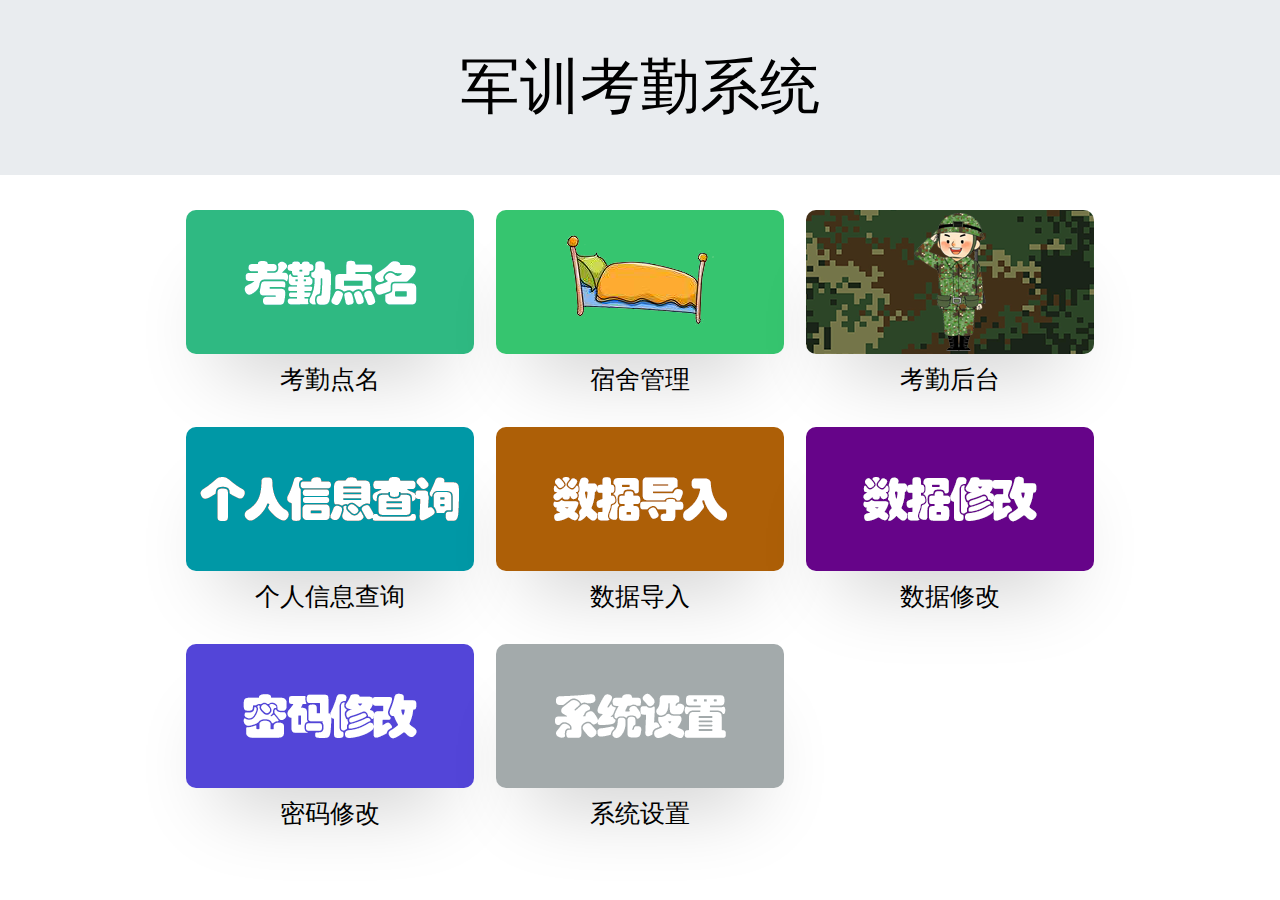
<file: index.html>
<!DOCTYPE html>
<html lang="en">

<head>
    <meta charset="UTF-8">
    <meta name="viewport" content="width=device-width, initial-scale=1.0">
    <script src="js/jquery-3.4.1.min.js"></script>
    <title>军训系统</title>
    <link rel="stylesheet" href="css/index.css">
</head>

<body>
    <script>
        $.get("api/?type=qxian", function (data) {
            var json = $.parseJSON(data);
            if (json.code != 100) {
                switch (json.code) {
                    case 103:
                        var pass = prompt("请输入密码");
                        if (pass != null && pass != "") {
                            $.get("api/?type=qxian&pass=" + pass, function (data) {
                                var json = $.parseJSON(data);
                                switch (json.code) {
                                    case 100:
                                        window.location.href = '';
                                        break;
                                    default:
                                        alert(json.message);
                                        window.location.href = '';
                                        break;
                                }
                            });
                        } else {
                            window.location.href = '';
                        }
                        break;
                    case 102:
                        var pass = prompt("密码权限不足！请重新输入密码！");
                        if (pass != null && pass != "") {
                            $.get("api/?type=qxian&pass=" + pass, function (data) {
                                var json = $.parseJSON(data);
                                switch (json.code) {
                                    case 100:
                                        window.location.href = '';
                                        break;
                                    default:
                                        alert(json.message);
                                        window.location.href = '';
                                        break;
                                }
                            });
                        } else {
                            window.location.href = '';
                        }
                        break;
                    default:
                        var pass = prompt("请输入密码");
                        if (pass != null && pass != "") {
                            $.get("api/?type=qxian&pass=" + pass, function (data) {
                                var json = $.parseJSON(data);
                                switch (json.code) {
                                    case 100:
                                        window.location.href = '';
                                        break;
                                    default:
                                        alert(json.message);
                                        window.location.href = '';
                                        break;
                                }
                            });
                        } else {
                            window.location.href = '';
                        }
                        break;
                }
            }
        });
    </script>

    <div class="head"><h1>军训考勤系统</h1></div>
    <div class="main">
        <div class="list">
            <div class="panel">
                <a href="dming.html" target="_blank">
                    <img src="image/4.png">
                </a>
                <h3 class="title">考勤点名</h3>
            </div>

            <div class="panel">
                <a href="chaqin.html" target="_blank">
                    <img src="image/2.png">
                </a>
                <h3 class="title">宿舍管理</h3>
            </div>
            
            <div class="panel">
                <a href="admin.html" target="_blank">
                    <img src="image/1.png">
                </a>
                <h3 class="title">考勤后台</h3>
            </div>
            
            <div class="panel">
                <a href="info.html" target="_blank">
                    <img src="image/3.png">
                </a>
                <h3 class="title">个人信息查询</h3>
            </div>
            
            <div class="panel">
                <a href="up.html" target="_blank">
                    <img src="image/5.png">
                </a>
                <h3 class="title">数据导入</h3>
            </div>

            <div class="panel">
                <a href="write.html" target="_blank">
                    <img src="image/6.png">
                </a>
                <h3 class="title">数据修改</h3>
            </div>

            <div class="panel">
                <a href="pass.html" target="_blank">
                    <img src="image/7.png">
                </a>
                <h3 class="title">密码修改</h3>
            </div>

            <div class="panel">
                <a href="set.html" target="_blank">
                    <img src="image/8.png">
                </a>
                <h3 class="title">系统设置</h3>
            </div>

        </div>
    </div>
</body>

</html>
</file>
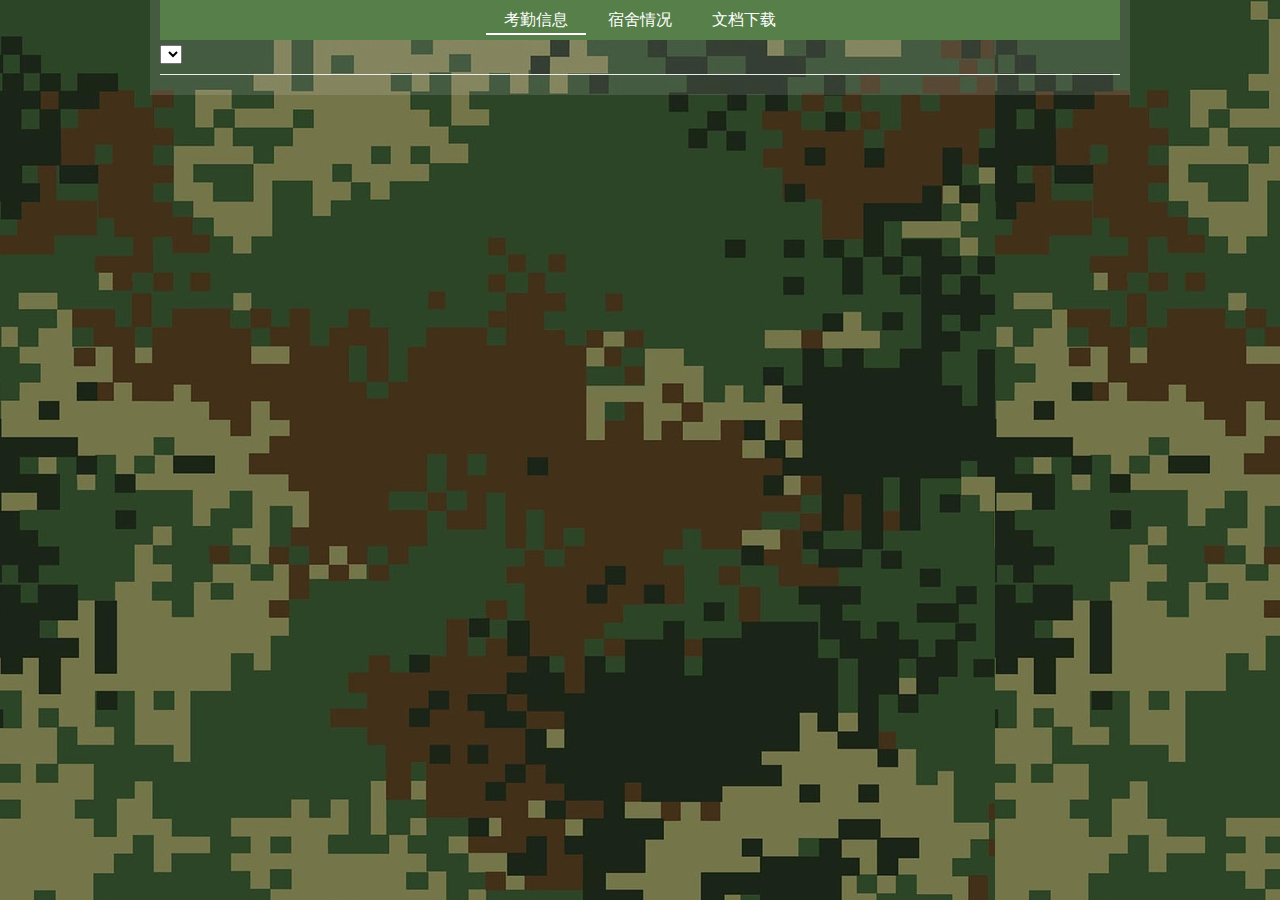
<file: admin.html>
<!DOCTYPE html>
<html lang="en">

<head>
    <meta charset="UTF-8">
    <meta name="viewport" content="width=device-width, initial-scale=1.0">
    <script src="js/jquery-3.4.1.min.js"></script>
    <title>考勤后台</title>
    <link rel="stylesheet" href="css/admin.css">
</head>

<body>
    <div class="main">
        <!-- 导航栏 -->
        <ul class="daohang">
            <li class="select" id="kqxx">考勤信息</li>
            <li id="sushe">宿舍情况</li>
            <li id="wdxz">文档下载</li>
        </ul>

        <!-- 考勤面板 -->
        <div id="kq">
            <select id="kqrq"></select>
            <div class="showinfo" hidden>
                <div class="close">×</div>
                <div class="info_list">
                    <!-- <table>
                        <tr>
                            <td>学号</td>
                            <td>姓名</td>
                            <td>宿舍</td>
                            <td>电话</td>
                            <td>QQ微信</td>
                            <td>家长联系方式1</td>
                            <td>家长联系方式2</td>
                        </tr>
                        <tr>
                            <td>201932301481</td>
                            <td>张世纪</td>
                            <td>N12#513</td>
                            <td>N12#513</td>
                            <td>N12#513</td>
                            <td>N12#513</td>
                            <td>N12#513</td>
                        </tr>
                    </table> -->
                </div>
                
            </div>



            <div id="zong">
                <!-- <table>
                    <tr>
                        <td colspan="7"><strong>早上</strong></td>
                    </tr>
                    <tr>
                        <td>应到</td>
                        <td>未到</td>
                        <td>实到</td>
                        <td>迟到</td>
                        <td>事假</td>
                        <td>病假</td>
                    </tr>
                    <tr>
                        <td>60</td>
                        <td>10</td>
                        <td>12</td>
                        <td>10</td>
                        <td>10</td>
                        <td>10</td>
                    </tr>
                </table> -->
            </div>
            <hr>

            <ul id="list">
                <div style="color: white;text-align: center;">
                    加载中......
                </div>
            </ul>

        </div>

        <!-- 宿舍情况面板 -->
        <div id="sshe" hidden>
            <select id="ssheriqi">
                <option value="-">---请选择---</option>
            </select>
            <button id="ssbtn">查询</button>
            <div id="sstab"></div>
        </div>

        <!-- 文档下载 -->
        <div id="tool" hidden>
            <div class="mrkq"><h2>每日考勤表</h2>
                请选择队伍：
                <select id="teamlist"></select>
                <button id="mrkq_dow">下载</button>
            </div>

            <div class="jxhz"><h2>军训考核表</h2>
                队伍：
                <select id="downteamlist">
                    <option value="-">---请选择---</option>
                </select>
                <br>
                姓名：
                <select id="downnamelist">
                    <option value="-">---请选择---</option>
                </select>
                <br>

                <!-- 请输入学号：
                <input type="text" id="jxhz_user"> -->
                <button id="jxhz_dow">下载</button>
            </div>
            
        </div>

    </div>
    <script src="js/admin.js"></script>
</body>

</html>
</file>
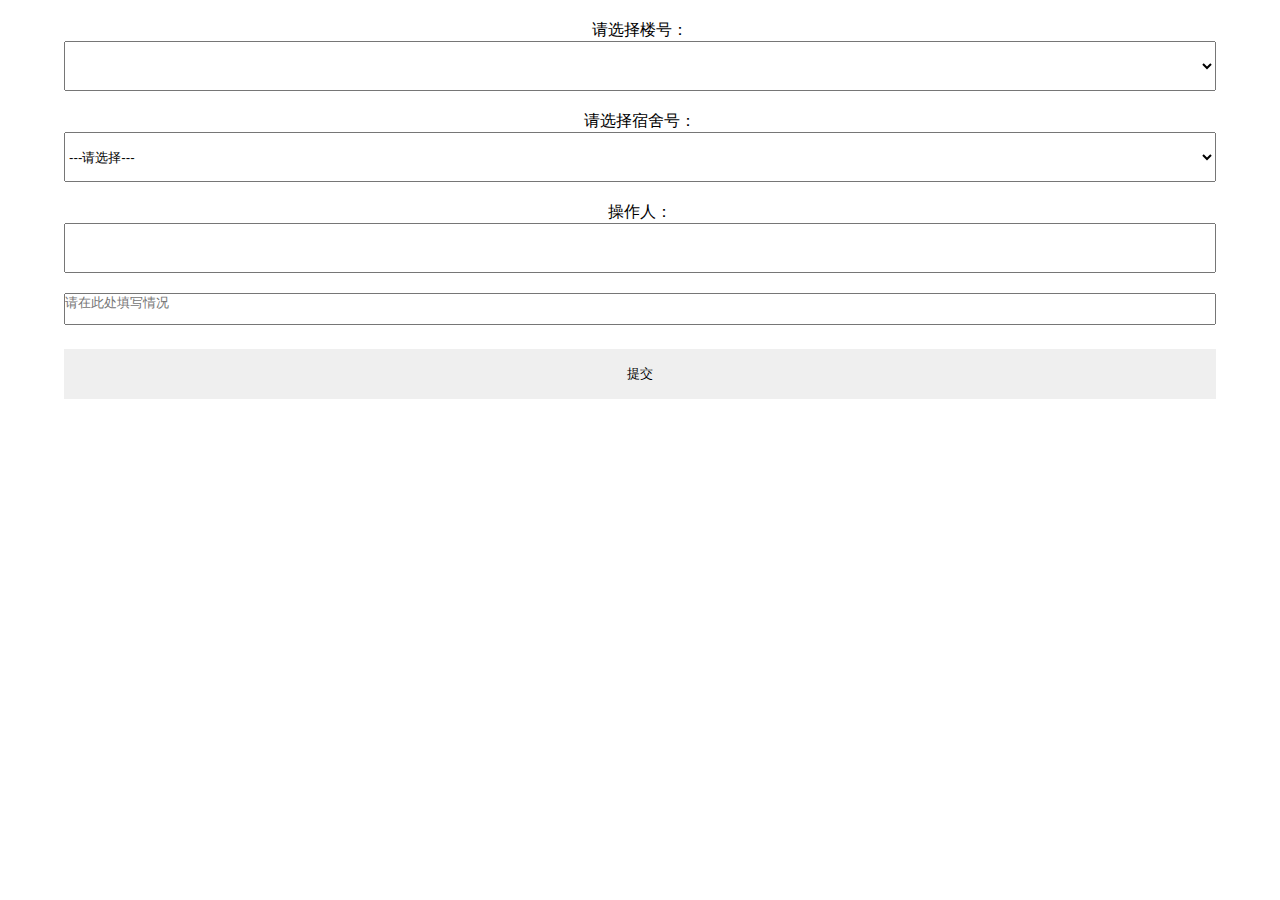
<file: chaqin.html>
<!DOCTYPE html>
<html lang="en">

<head>
    <meta charset="UTF-8">
    <meta name="viewport" content="width=device-width, initial-scale=1.0">
    <script src="js/jquery-3.4.1.min.js"></script>
    <link rel="stylesheet" href="css/chaqin.css">
    <script src="js/chaqin.js"></script>
    <title>宿舍管理</title>
</head>

<body>
    <div class="main">
        <div>请选择楼号：</div>
        <select id="dorm_L">
            <option value="-">---请选择---</option>
        </select>
        <br>
        <div>请选择宿舍号：</div>
        <select id="dorm_S">
            <option value="-">---请选择---</option>
        </select>
    
        <div id="peoplist">
            <!-- <label>
                <input type="radio" name="people" value="201932301481">
                <span>张世纪</span>
            </label> -->
        </div>
    
        <div class="tool">
            <div>操作人：</div>
            <input type="text" id="czr">
            <textarea id="dorm_txt" placeholder="请在此处填写情况"></textarea>
            <br>
            <button id="btn">提交</button>
        </div>
    </div>
    
</body>

</html>
</file>
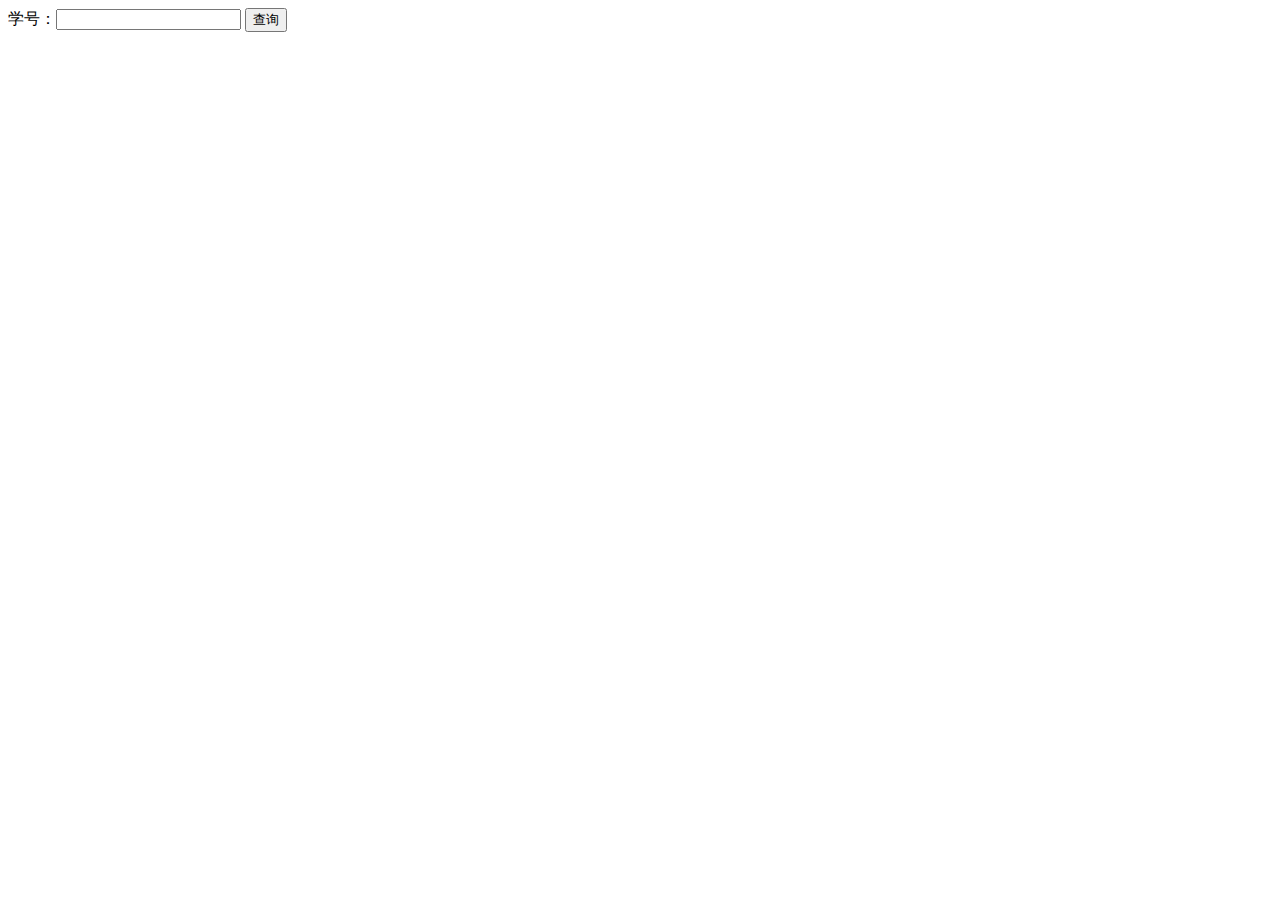
<file: info.html>
<!DOCTYPE html>
<html lang="en">

<head>
    <meta charset="UTF-8">
    <meta name="viewport" content="width=device-width, initial-scale=1.0">
    <script src="js/jquery-3.4.1.min.js"></script>
    <title>个人信息查询</title>
    <style>
        table {
            margin-bottom: 10px;
            text-align: center;
            border-collapse: collapse;
        }

        table tr td {
            border: 1px solid #000;
            padding: 2px 5px;
        }

        .info {
            padding: 10px;
            cursor: default;
        }
    </style>
</head>

<body>
    学号：<input type="text" id="user">
    <button id="querybtn">查询</button>
    <div class="info"></div>

    <script>
        $(document).ready(function () {
            $("#querybtn").click(function () {
                $(".info").html('');
                $.get("api/?type=query&query_type=xinxi&xinxi_user=" + $("#user").val(), function (data) {
                    var json = $.parseJSON(data);
                    switch (json.code) {
                        case 100:
                            for (const key in json.result) {
                                let html = '<table> <tr> <td colspan="6"><strong>' + json.result[key].rq + '</strong></td> </tr> <tr> <td><strong>早上</strong></td> <td><strong>上午</strong></td> <td><strong>下午</strong></td> <td><strong>晚上</strong></td> <td><strong>情况记录</strong></td> </tr> <tr> <td>' + json.result[key].z + '</td> <td>' + json.result[key].s + '</td> <td>' + json.result[key].x + '</td> <td>' + json.result[key].w + '</td> <td>' + json.result[key].qk + '</td> </tr> </table>';
                                $(".info").append(html);
                            }
                            $(".info").show();
                            break;
                        default:
                            $(".info").html('');
                            alert(json.message);
                            break;
                    }
                });
            });
        });
    </script>
</body>

</html>
</file>
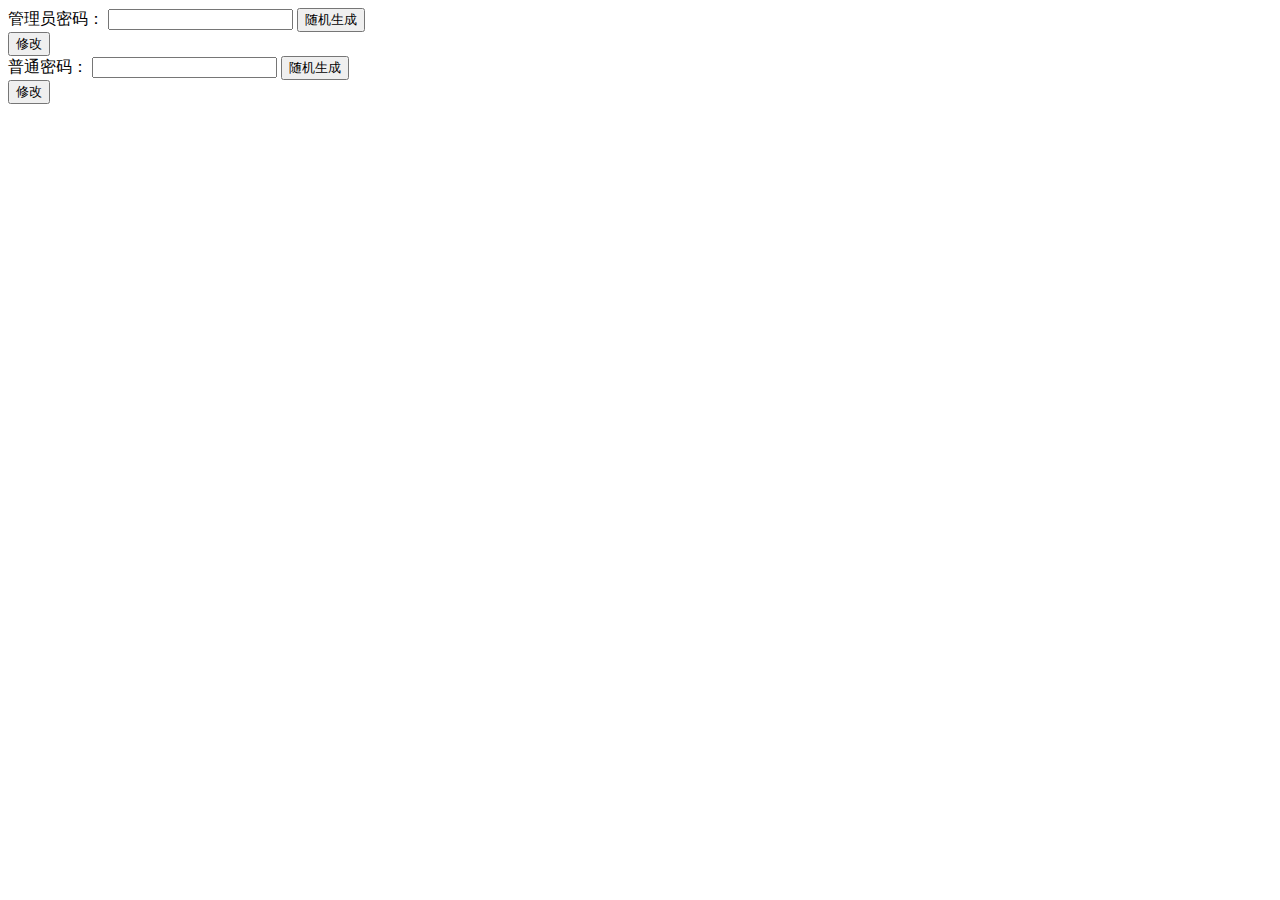
<file: pass.html>
<!DOCTYPE html>
<html lang="en">

<head>
    <meta charset="UTF-8">
    <meta name="viewport" content="width=device-width, initial-scale=1.0">
    <script src="js/jquery-3.4.1.min.js"></script>
    <title>密码修改</title>
</head>

<body>
    <script>
        $.get("api/?type=qxian", function (data) {
            var json = $.parseJSON(data);
            if (json.code != 100) {
                switch (json.code) {
                    case 103:
                        var pass = prompt("请输入密码");
                        if (pass != null && pass != "") {
                            $.get("api/?type=qxian&pass=" + pass, function (data) {
                                var json = $.parseJSON(data);
                                switch (json.code) {
                                    case 100:
                                        window.location.href = '';
                                        break;
                                    default:
                                        alert(json.message);
                                        window.location.href = '';
                                        break;
                                }
                            });
                        } else {
                            window.location.href = '';
                        }
                        break;
                    case 102:
                        var pass = prompt("密码权限不足！请重新输入密码！");
                        if (pass != null && pass != "") {
                            $.get("api/?type=qxian&pass=" + pass, function (data) {
                                var json = $.parseJSON(data);
                                switch (json.code) {
                                    case 100:
                                        window.location.href = '';
                                        break;
                                    default:
                                        alert(json.message);
                                        window.location.href = '';
                                        break;
                                }
                            });
                        } else {
                            window.location.href = '';
                        }
                        break;
                    default:
                        var pass = prompt("请输入密码");
                        if (pass != null && pass != "") {
                            $.get("api/?type=qxian&pass=" + pass, function (data) {
                                var json = $.parseJSON(data);
                                switch (json.code) {
                                    case 100:
                                        window.location.href = '';
                                        break;
                                    default:
                                        alert(json.message);
                                        window.location.href = '';
                                        break;
                                }
                            });
                        } else {
                            window.location.href = '';
                        }
                        break;
                }
            }
        });

        function sjpass() {
            var pass = "0123456789";
            var txt = "";
            for (let index = 0; index < 6; index++) {
                var suiji = Math.floor(Math.random() * 10);
                txt += pass[suiji];
            }
            return txt;
        }


        $(document).ready(function () {
            $("#btn_admin").click(function () {
                $("#adminpass").val(sjpass());
            });

            $("#btn_pt").click(function () {
                $("#ptpass").val(sjpass());
            });


            $("#btn_xg_admin").click(function () {
                var pass = $("#adminpass").val();
                if (pass == '') {
                    alert('不允许空密码');
                } else {
                    if (confirm("管理员密码修改后请务必记住！")) {
                        $.get("api/?type=oper&oper_type=xgmm&pass_type=admin&pass=" + pass, function (data) {
                            var json = $.parseJSON(data);
                            switch (json.code) {
                                case 100:
                                    alert('修改成功！');
                                    break;
                                default:
                                    alert(json.message);
                                    break;
                            }
                        });
                    }
                }
            });

            $("#btn_xg_pt").click(function () {
                var pass = $("#ptpass").val();
                if (pass == '') {
                    alert('不允许空密码');
                } else {
                    $.get("api/?type=oper&oper_type=xgmm&pass_type=putong&pass=" + pass, function (data) {
                        var json = $.parseJSON(data);
                        switch (json.code) {
                            case 100:
                                alert('修改成功！');
                                break;
                            default:
                                alert(json.message);
                                break;
                        }
                    });
                }
            });
            
        });


    </script>
    <div>
        管理员密码：
        <input type="text" id="adminpass">
        <button id="btn_admin">随机生成</button><br>
        <button id="btn_xg_admin">修改</button>
    </div>
    <div>
        普通密码：
        <input type="text" id="ptpass">
        <button id="btn_pt">随机生成</button><br>
        <button id="btn_xg_pt">修改</button>
    </div>

</body>

</html>
</file>
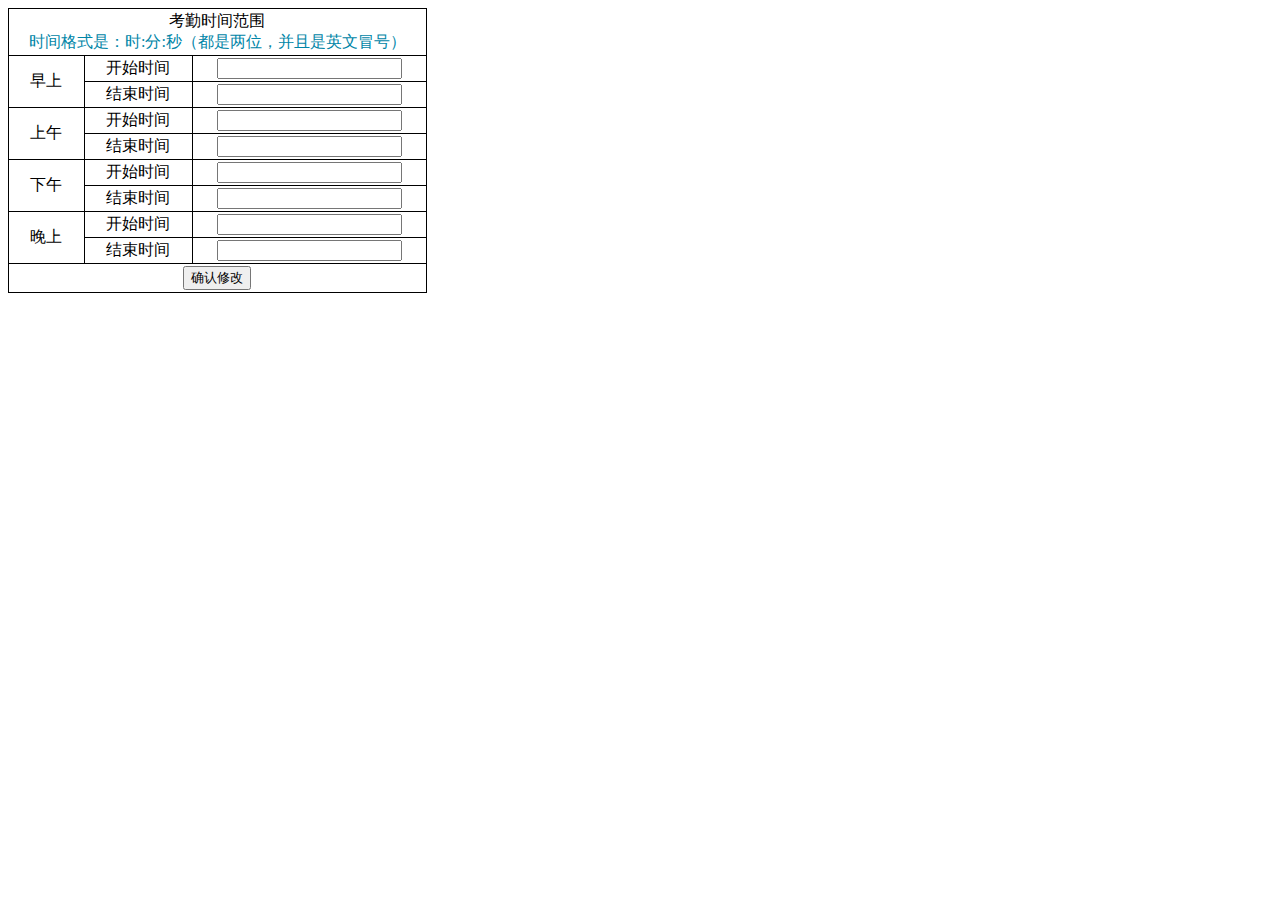
<file: set.html>
<!DOCTYPE html>
<html lang="en">

<head>
    <meta charset="UTF-8">
    <meta name="viewport" content="width=device-width, initial-scale=1.0">
    <script src="js/jquery-3.4.1.min.js"></script>
    <title>系统设置</title>
    <style>
        table {
            background-color: rgba(255, 255, 255, 0.438);
            border-collapse: collapse;
            text-align: center;
        }

        table tr td {
            border: 1px solid #000;
            padding: 2px 20px;
        }

        input {
            text-align: center;
        }

        .tishi {
            color: rgb(0, 133, 167);
        }
    </style>
</head>

<body>
    <div>
        <table>
            <tr>
                <td colspan="3">
                    考勤时间范围<br>
                    <span class="tishi">时间格式是：时:分:秒（都是两位，并且是英文冒号）</span>
                </td>
            </tr>

            <tr>
                <td rowspan="3">早上</td>
            </tr>
            <tr>
                <td>开始时间</td>
                <td><input type="text" id="z_start"></td>
            </tr>
            <tr>
                <td>结束时间</td>
                <td><input type="text" id="z_end"></td>
            </tr>

            <tr>
                <td rowspan="3">上午</td>
            </tr>
            <tr>
                <td>开始时间</td>
                <td><input type="text" id="s_start"></td>
            </tr>
            <tr>
                <td>结束时间</td>
                <td><input type="text" id="s_end"></td>
            </tr>

            <tr>
                <td rowspan="3">下午</td>
            </tr>
            <tr>
                <td>开始时间</td>
                <td><input type="text" id="x_start"></td>
            </tr>
            <tr>
                <td>结束时间</td>
                <td><input type="text" id="x_end"></td>
            </tr>

            <tr>
                <td rowspan="3">晚上</td>
            </tr>
            <tr>
                <td>开始时间</td>
                <td><input type="text" id="w_start"></td>
            </tr>
            <tr>
                <td>结束时间</td>
                <td><input type="text" id="w_end"></td>
            </tr>
            <tr>
                <td colspan="3">
                    <button id="btn_time">确认修改</button>
                </td>

            </tr>
        </table>
    </div>

    <script>
        $(document).ready(function () {
            $.get("api/?type=query&query_type=kqsj&kqsj_type=r", function (data) {
                var json = $.parseJSON(data);
                switch (json.code) {
                    case 100:
                    $('#z_start').val(json.result.z_start);
                    $('#z_end').val(json.result.z_end);
                    $('#s_start').val(json.result.s_start);
                    $('#s_end').val(json.result.s_end);
                    $('#x_start').val(json.result.x_start);
                    $('#x_end').val(json.result.x_end);
                    $('#w_start').val(json.result.w_start);
                    $('#w_end').val(json.result.w_end);
                        break;
                    default:
                        alert(json.message);
                        break;
                }
            });

            $("#btn_time").click(function () {
                var z_start = $('#z_start').val();
                var z_end = $('#z_end').val();
                var s_start = $('#s_start').val();
                var s_end = $('#s_end').val();
                var x_start = $('#x_start').val();
                var x_end = $('#x_end').val();
                var w_start = $('#w_start').val();
                var w_end = $('#w_end').val();

                $.post("api/?type=query&query_type=kqsj&kqsj_type=w", {
                    z_start:z_start,
                    z_end:z_end,
                    s_start:s_start,
                    s_end:s_end,
                    x_start:x_start,
                    x_end:x_end,
                    w_start:w_start,
                    w_end:w_end
                }, function (data) {
                    var json = $.parseJSON(data);
                    alert(json.message);
                });
            });
        });
    </script>

</body>

</html>
</file>
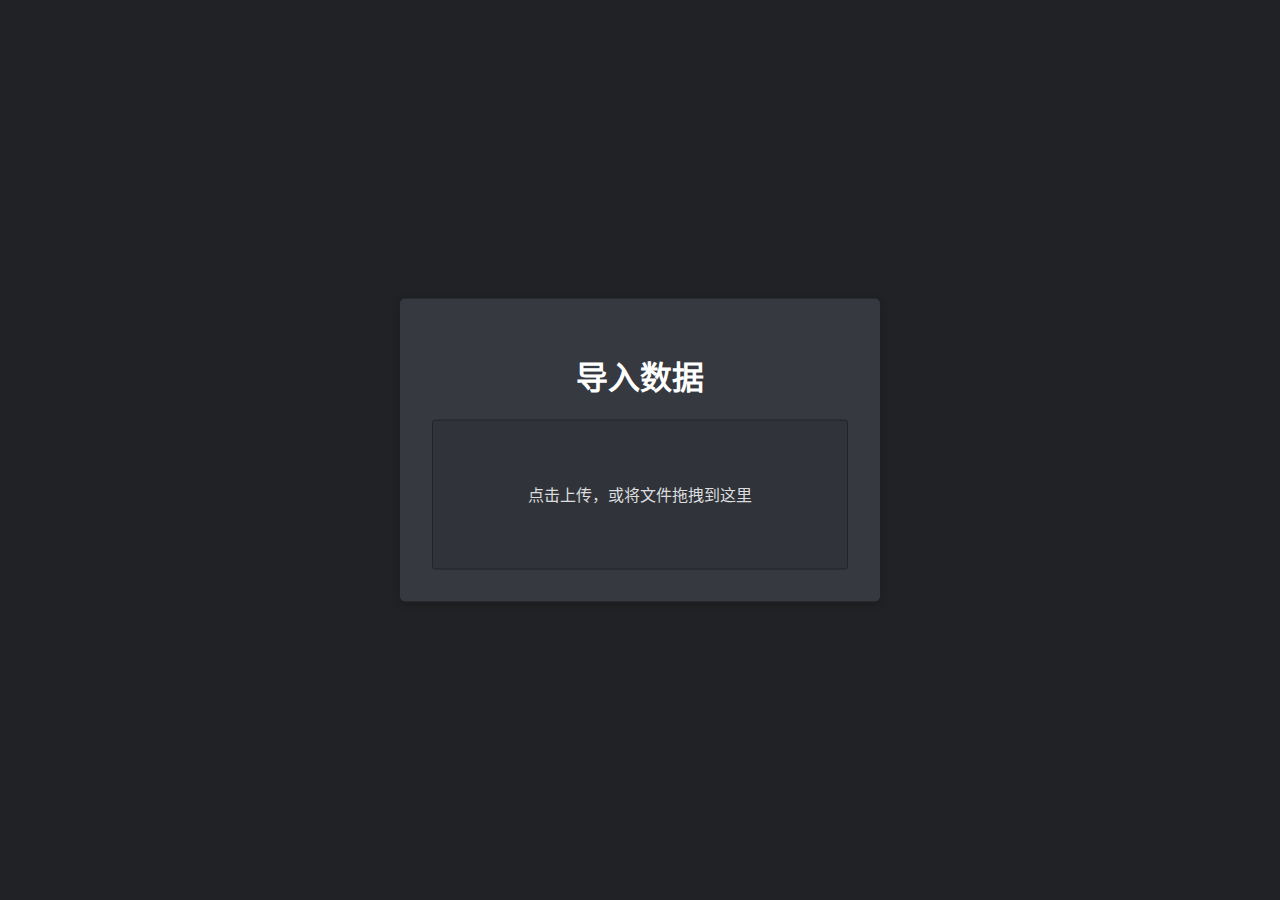
<file: up.html>
<!DOCTYPE html>
<html lang="zh-CN">

<head>
    <meta charset="UTF-8">
    <meta name="viewport" content="width=device-width, initial-scale=1.0">
    <title>数据导入</title>
    <script src="js/jquery-3.4.1.min.js"></script>
    <link rel="stylesheet" href="css/up.css">
</head>

<body>
    <div class="main">
        <h1 class="title">导入数据</h1>
        <div id="upload">点击上传，或将文件拖拽到这里</div>

        <input type="file" id="file">
    </div>
    <script src="js/up.js"></script>
</body>

</html>
</file>
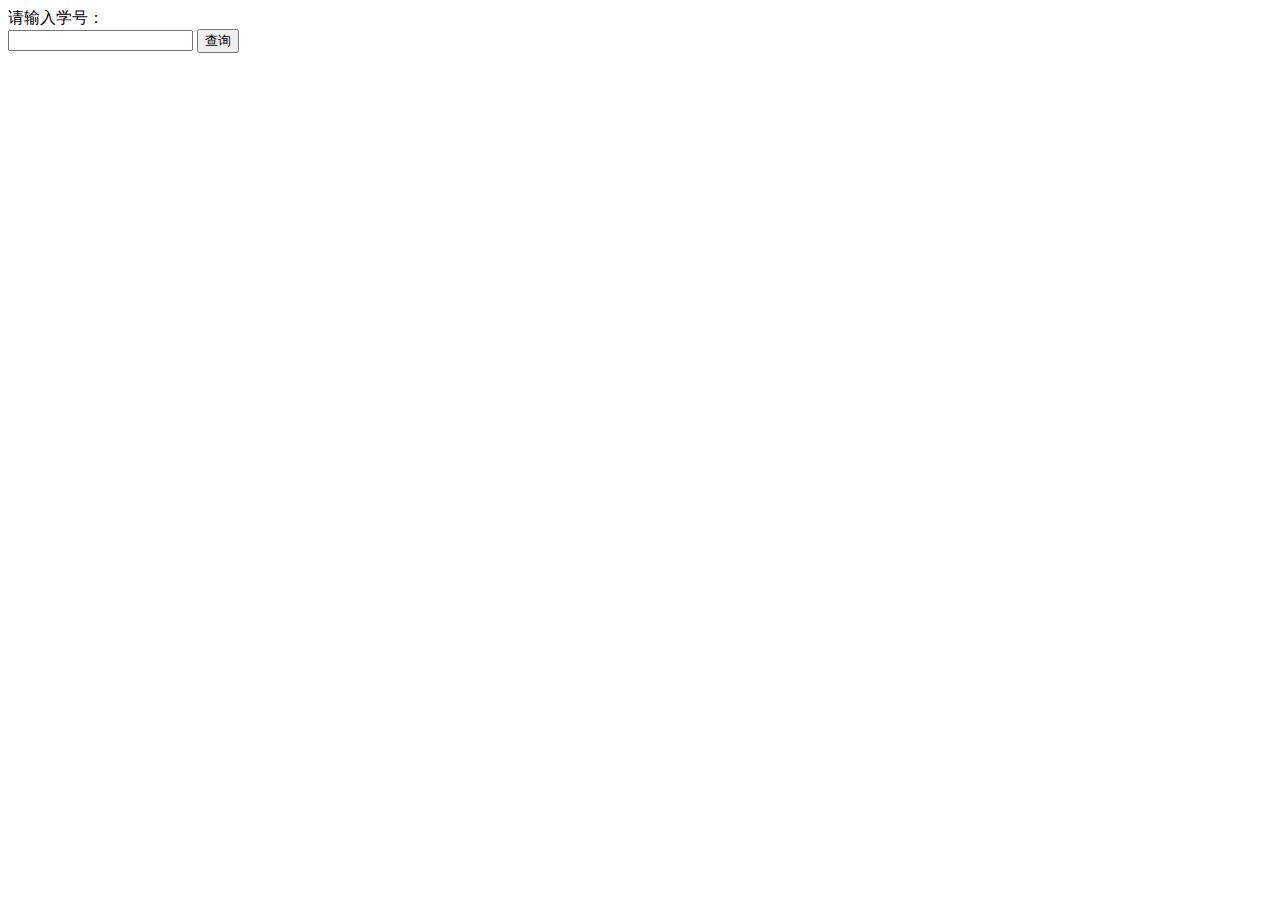
<file: write.html>
<!DOCTYPE html>
<html lang="en">

<head>
    <meta charset="UTF-8">
    <meta name="viewport" content="width=device-width, initial-scale=1.0">
    <script src="js/jquery-3.4.1.min.js"></script>
    <script src="js/write.js"></script>
    <title>数据修改</title>
</head>

<body>
    <div>请输入学号：</div>
    <input type="text" id="zh">
    <button id="cx">查询</button>

    <div class="info" hidden>
        <div><span>学号：</span>
            <input type="text" id="user" disabled>
        </div>
        <div><span>姓名：</span>
            <input type="text" id="name" disabled>
        </div>
        <div><span>性别：</span>
            <input type="text" id="sex" disabled>
        </div>
        <div><span>队伍：</span>
            <input type="text" id="team" disabled>
        </div>
        <div><span>专业：</span>
            <input type="text" id="zy" disabled>
        </div>
        <div><span>身份证号码：</span>
            <input type="text" id="sfzh" disabled>
        </div>
        <div><span>电话：</span>
            <input type="text" id="dh" disabled>
        </div>
        <div><span>宿舍：</span>
            <input type="text" id="dorm" disabled>
        </div>
        <div><span>QQ微信：</span>
            <input type="text" id="qw" disabled>
        </div>
        <div><span>家庭住址：</span>
            <input type="text" id="jtzz" disabled>
        </div>
        <div><span>家长联系电话1：</span>
            <input type="text" id="tel1" disabled>
        </div>
        <div><span>家长联系电话2：</span>
            <input type="text" id="tel2" disabled>
        </div>
        <div><span>特长：</span>
            <input type="text" id="tc" disabled>
        </div>
        <button id="btn">修改</button>
        <button id="del">删除</button>
    </div>
</body>

</html>
</file>
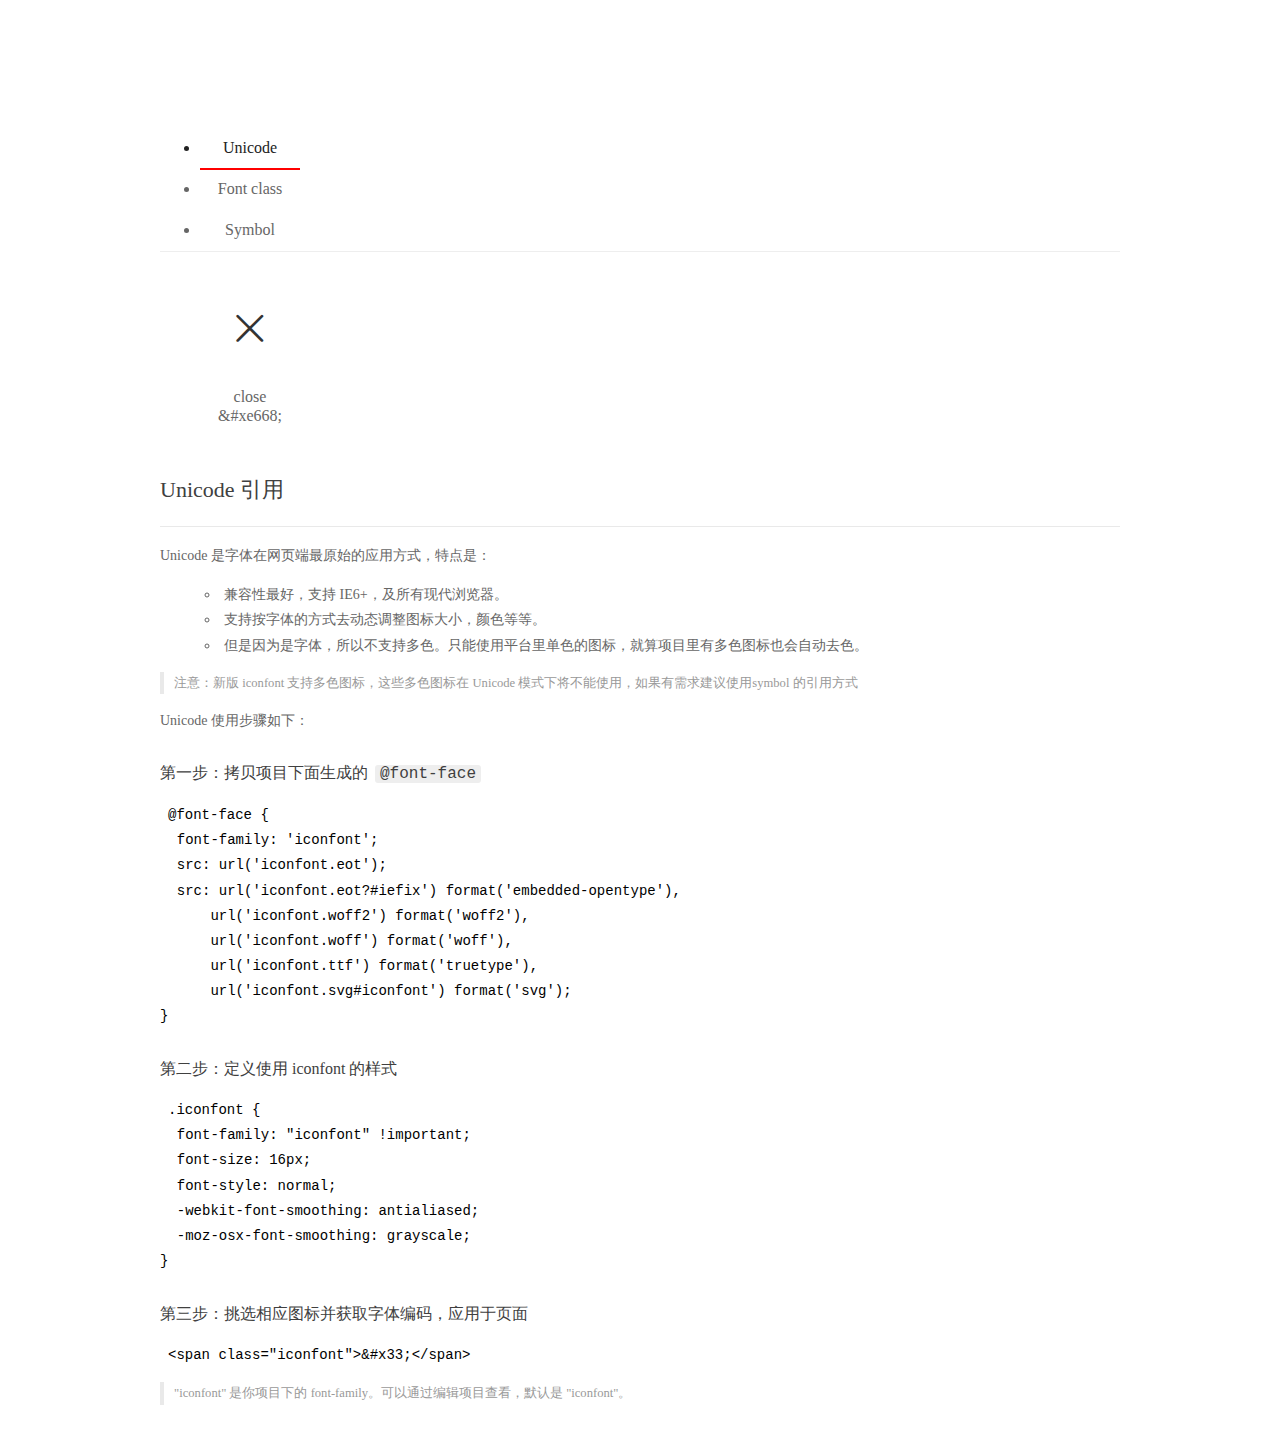
<file: font/demo_index.html>
<!DOCTYPE html>
<html>
<head>
  <meta charset="utf-8"/>
  <title>IconFont Demo</title>
  <link rel="shortcut icon" href="https://img.alicdn.com/tps/i4/TB1_oz6GVXXXXaFXpXXJDFnIXXX-64-64.ico" type="image/x-icon"/>
  <link rel="stylesheet" href="https://g.alicdn.com/thx/cube/1.3.2/cube.min.css">
  <link rel="stylesheet" href="demo.css">
  <link rel="stylesheet" href="iconfont.css">
  <script src="iconfont.js"></script>
  <!-- jQuery -->
  <script src="https://a1.alicdn.com/oss/uploads/2018/12/26/7bfddb60-08e8-11e9-9b04-53e73bb6408b.js"></script>
  <!-- 代码高亮 -->
  <script src="https://a1.alicdn.com/oss/uploads/2018/12/26/a3f714d0-08e6-11e9-8a15-ebf944d7534c.js"></script>
</head>
<body>
  <div class="main">
    <h1 class="logo"><a href="https://www.iconfont.cn/" title="iconfont 首页" target="_blank">&#xe86b;</a></h1>
    <div class="nav-tabs">
      <ul id="tabs" class="dib-box">
        <li class="dib active"><span>Unicode</span></li>
        <li class="dib"><span>Font class</span></li>
        <li class="dib"><span>Symbol</span></li>
      </ul>
      
    </div>
    <div class="tab-container">
      <div class="content unicode" style="display: block;">
          <ul class="icon_lists dib-box">
          
            <li class="dib">
              <span class="icon iconfont">&#xe668;</span>
                <div class="name">close</div>
                <div class="code-name">&amp;#xe668;</div>
              </li>
          
          </ul>
          <div class="article markdown">
          <h2 id="unicode-">Unicode 引用</h2>
          <hr>

          <p>Unicode 是字体在网页端最原始的应用方式，特点是：</p>
          <ul>
            <li>兼容性最好，支持 IE6+，及所有现代浏览器。</li>
            <li>支持按字体的方式去动态调整图标大小，颜色等等。</li>
            <li>但是因为是字体，所以不支持多色。只能使用平台里单色的图标，就算项目里有多色图标也会自动去色。</li>
          </ul>
          <blockquote>
            <p>注意：新版 iconfont 支持多色图标，这些多色图标在 Unicode 模式下将不能使用，如果有需求建议使用symbol 的引用方式</p>
          </blockquote>
          <p>Unicode 使用步骤如下：</p>
          <h3 id="-font-face">第一步：拷贝项目下面生成的 <code>@font-face</code></h3>
<pre><code class="language-css"
>@font-face {
  font-family: 'iconfont';
  src: url('iconfont.eot');
  src: url('iconfont.eot?#iefix') format('embedded-opentype'),
      url('iconfont.woff2') format('woff2'),
      url('iconfont.woff') format('woff'),
      url('iconfont.ttf') format('truetype'),
      url('iconfont.svg#iconfont') format('svg');
}
</code></pre>
          <h3 id="-iconfont-">第二步：定义使用 iconfont 的样式</h3>
<pre><code class="language-css"
>.iconfont {
  font-family: "iconfont" !important;
  font-size: 16px;
  font-style: normal;
  -webkit-font-smoothing: antialiased;
  -moz-osx-font-smoothing: grayscale;
}
</code></pre>
          <h3 id="-">第三步：挑选相应图标并获取字体编码，应用于页面</h3>
<pre>
<code class="language-html"
>&lt;span class="iconfont"&gt;&amp;#x33;&lt;/span&gt;
</code></pre>
          <blockquote>
            <p>"iconfont" 是你项目下的 font-family。可以通过编辑项目查看，默认是 "iconfont"。</p>
          </blockquote>
          </div>
      </div>
      <div class="content font-class">
        <ul class="icon_lists dib-box">
          
          <li class="dib">
            <span class="icon iconfont icon-close"></span>
            <div class="name">
              close
            </div>
            <div class="code-name">.icon-close
            </div>
          </li>
          
        </ul>
        <div class="article markdown">
        <h2 id="font-class-">font-class 引用</h2>
        <hr>

        <p>font-class 是 Unicode 使用方式的一种变种，主要是解决 Unicode 书写不直观，语意不明确的问题。</p>
        <p>与 Unicode 使用方式相比，具有如下特点：</p>
        <ul>
          <li>兼容性良好，支持 IE8+，及所有现代浏览器。</li>
          <li>相比于 Unicode 语意明确，书写更直观。可以很容易分辨这个 icon 是什么。</li>
          <li>因为使用 class 来定义图标，所以当要替换图标时，只需要修改 class 里面的 Unicode 引用。</li>
          <li>不过因为本质上还是使用的字体，所以多色图标还是不支持的。</li>
        </ul>
        <p>使用步骤如下：</p>
        <h3 id="-fontclass-">第一步：引入项目下面生成的 fontclass 代码：</h3>
<pre><code class="language-html">&lt;link rel="stylesheet" href="./iconfont.css"&gt;
</code></pre>
        <h3 id="-">第二步：挑选相应图标并获取类名，应用于页面：</h3>
<pre><code class="language-html">&lt;span class="iconfont icon-xxx"&gt;&lt;/span&gt;
</code></pre>
        <blockquote>
          <p>"
            iconfont" 是你项目下的 font-family。可以通过编辑项目查看，默认是 "iconfont"。</p>
        </blockquote>
      </div>
      </div>
      <div class="content symbol">
          <ul class="icon_lists dib-box">
          
            <li class="dib">
                <svg class="icon svg-icon" aria-hidden="true">
                  <use xlink:href="#icon-close"></use>
                </svg>
                <div class="name">close</div>
                <div class="code-name">#icon-close</div>
            </li>
          
          </ul>
          <div class="article markdown">
          <h2 id="symbol-">Symbol 引用</h2>
          <hr>

          <p>这是一种全新的使用方式，应该说这才是未来的主流，也是平台目前推荐的用法。相关介绍可以参考这篇<a href="">文章</a>
            这种用法其实是做了一个 SVG 的集合，与另外两种相比具有如下特点：</p>
          <ul>
            <li>支持多色图标了，不再受单色限制。</li>
            <li>通过一些技巧，支持像字体那样，通过 <code>font-size</code>, <code>color</code> 来调整样式。</li>
            <li>兼容性较差，支持 IE9+，及现代浏览器。</li>
            <li>浏览器渲染 SVG 的性能一般，还不如 png。</li>
          </ul>
          <p>使用步骤如下：</p>
          <h3 id="-symbol-">第一步：引入项目下面生成的 symbol 代码：</h3>
<pre><code class="language-html">&lt;script src="./iconfont.js"&gt;&lt;/script&gt;
</code></pre>
          <h3 id="-css-">第二步：加入通用 CSS 代码（引入一次就行）：</h3>
<pre><code class="language-html">&lt;style&gt;
.icon {
  width: 1em;
  height: 1em;
  vertical-align: -0.15em;
  fill: currentColor;
  overflow: hidden;
}
&lt;/style&gt;
</code></pre>
          <h3 id="-">第三步：挑选相应图标并获取类名，应用于页面：</h3>
<pre><code class="language-html">&lt;svg class="icon" aria-hidden="true"&gt;
  &lt;use xlink:href="#icon-xxx"&gt;&lt;/use&gt;
&lt;/svg&gt;
</code></pre>
          </div>
      </div>

    </div>
  </div>
  <script>
  $(document).ready(function () {
      $('.tab-container .content:first').show()

      $('#tabs li').click(function (e) {
        var tabContent = $('.tab-container .content')
        var index = $(this).index()

        if ($(this).hasClass('active')) {
          return
        } else {
          $('#tabs li').removeClass('active')
          $(this).addClass('active')

          tabContent.hide().eq(index).fadeIn()
        }
      })
    })
  </script>
</body>
</html>
</file>
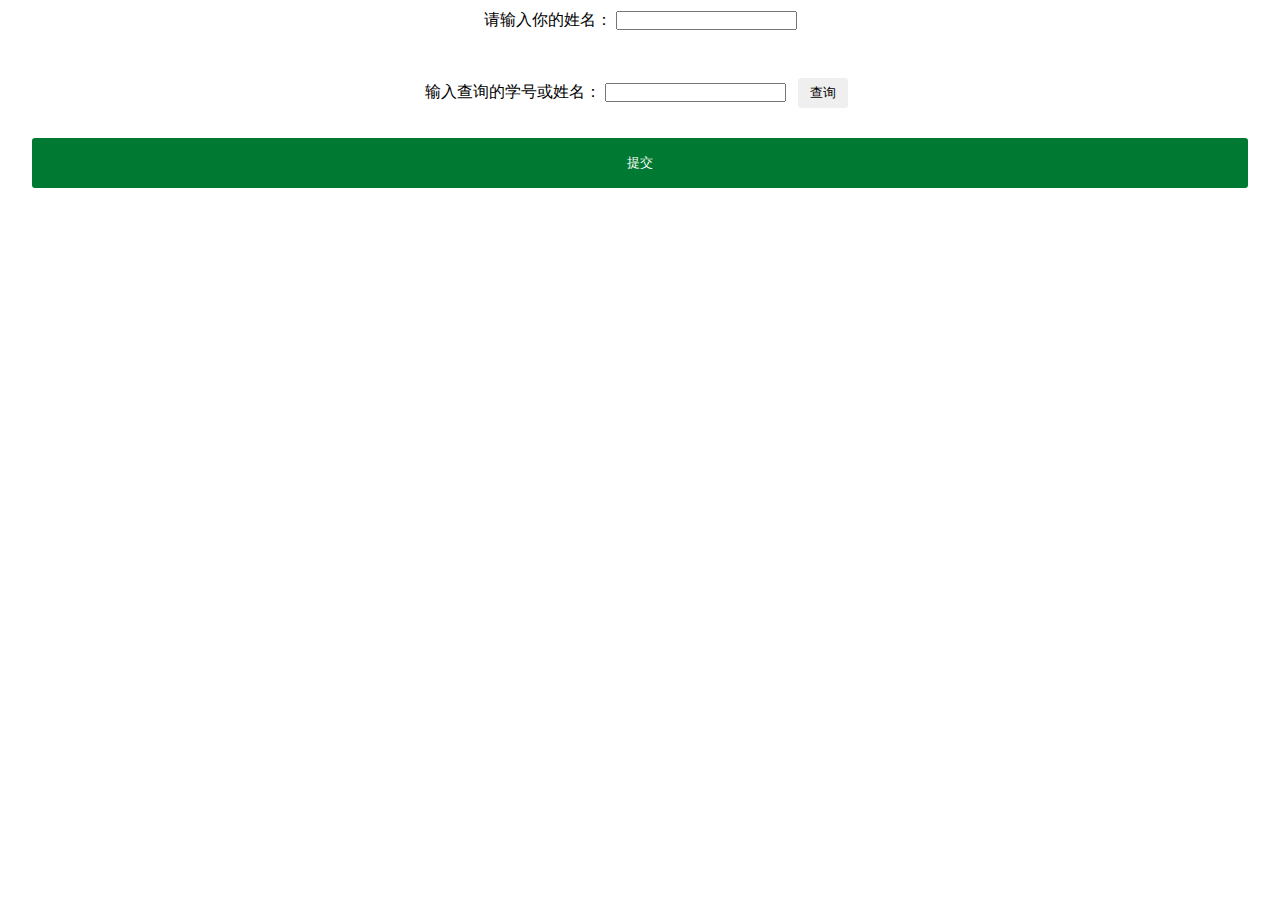
<file: page/kaoqin.html>
<!DOCTYPE html>
<html lang="en">

<head>
    <meta charset="UTF-8">
    <meta name="viewport" content="width=device-width, initial-scale=0.7, minimum-scale=0.1, maximum-scale=1.0, user-scalable=no" />
    <script src="../js/jquery-3.4.1.min.js"></script>
    <title>欢迎来到 {team} 队后台</title>
    <style>
        * {
            margin: 0;
            padding: 0;
            box-sizing: border-box;
        }

        .czr,
        .query {
            text-align: center;
            margin: 10px;
            height: 50px;
            /* border: 1px solid #000; */
        }

        li {
            list-style: none;
        }

        table {
            text-align: center;
            border-collapse: collapse;
        }

        table tr td {
            border: 1px solid #000;
            padding: 2px 5px;
        }

        .info {
            width: 90%;
            height: 90%;
            overflow-y: auto;
            position: fixed;
            left: 50%;
            top: 50%;
            transform: translate(-50%, -50%);
            padding: 10px;
            border: 1px solid #000000;
            background-color: #ccc;
            cursor: default;
            scrollbar-color: transparent transparent;
            scrollbar-track-color: transparent;
            -ms-scrollbar-track-color: transparent;
        }

        .info::-webkit-scrollbar {
            display: none;
        }

        .info table {
            margin: 0 auto 10px auto;
        }

        #name {
            color: rgb(19, 103, 151);
            cursor: pointer;
        }

        .list table {
            margin: 20px auto 0 auto;
        }

        button {
            margin: 8px;
            border: none;
            width: 50px;
            height: 30px;
            border-radius: 3px;
        }

        .btn {
            text-align: center;
        }

        #sub {
            height: 50px;
            width: 95%;
            background-color: rgb(0, 121, 50);
            color: #fff;
        }
    </style>
</head>

<body>
    <div class="czr">
        <span>请输入你的姓名：</span>
        <input type="text" id="czr">
    </div>
    <div class="query">
        <span>输入查询的学号或姓名：</span>
        <input type="text" id="cxxh">
        <button id="btn_cx">查询</button>
    </div>

    <ul class="list">
        <!-- <table>
            <tr>
                <td width="120px">姓名</td>
                <td>学号</td>
                <td>备注</td>
            </tr>
            <tr>
                <td>张世纪</td>
                <td>201932301481</td>
                <td><input type="text" id="bz"></td>
            <tr>
                <td colspan="3">
                    <button onclick="cz(0,201932311196,this)">未到</button>
                    <button onclick="cz(0,201932311196,this)">未到</button>
                    <button onclick="cz(0,201932311196,this)">未到</button>
                    <button onclick="cz(0,201932311196,this)">未到</button>
                    <button onclick="cz('null',201932311196,this)">清除</button>
                </td>
            </tr>
        </table> -->
    </ul>
    <div class="btn">
        <button onclick="sub()" id="sub">提交</button>
    </div>

    <div class="info" hidden></div>

    <script>
        var list = [];
        var yd = 0;
        var zc = 0;
        function sub() {
            let wd = 0;
            let cd = 0;
            let sj = 0;
            let bj = 0;
            for (const key in list) {
                switch (list[key].type) {
                    case 0:
                        wd += 1;
                        break;
                    case 1:
                        cd += 1;
                        break;
                    case 2:
                        sj += 1;
                        break;
                    case 3:
                        bj += 1;
                        break;
                    default:
                        break;
                }
            }
            let msg = '应到：' + yd + '\n';
            msg = msg + '正常：' + (zc - list.length) + '\n';
            msg = msg + '迟到：' + cd + '\n';
            msg = msg + '事假：' + sj + '\n';
            msg = msg + '病假：' + bj + '\n';
            msg = msg + '未到：' + wd + '\n';
            alert(msg);
        }

        function info(user) {
            $(".info").html('');
            $.get("?type=query&query_type=info&info_user=" + user, function (data) {
                var json = $.parseJSON(data);
                switch (json.code) {
                    case 100:
                        for (const key in json.result) {
                            let html = '<table> <tr> <td colspan="6"><strong>' + json.result[key].rq + '</strong></td> </tr> <tr> <td><strong>早上</strong></td> <td><strong>上午</strong></td> <td><strong>下午</strong></td> <td><strong>晚上</strong></td> <td><strong>情况记录</strong></td> <td><strong>操作人</strong></td> </tr> <tr> <td>' + json.result[key].z + '</td> <td>' + json.result[key].s + '</td> <td>' + json.result[key].x + '</td> <td>' + json.result[key].w + '</td> <td>' + json.result[key].qk + '</td> <td>' + json.result[key].czr + '</td> </tr> </table>';
                            $(".info").append(html);
                        }
                        $(".info").show();
                        break;
                    default:
                        alert(json.message);
                        break;
                }
            });
        }

        function cz(type, user, obj) {
            if ($("#czr").val() == '') {
                $("#czr").focus();
                alert("请输入你的姓名");
            } else {
                var bz = '';
                if ($(obj).parent().children('input').val() != '') {
                    bz = $(obj).parents("table").find("#bz").val();
                }
                $.get("?type=oper&oper_type=kaoqin&kaoqin_user=" + user + "&kaoqin_type=" + type + "&kaoqin_note=" + bz + "&kaoqin_czr=" + $("#czr").val(), function (data) {
                    var json = $.parseJSON(data);
                    switch (json.code) {
                        case 100:
                            var row = {};
                            if ($(obj).css("color") == 'rgb(0, 0, 0)') {
                                row.user = user;
                                row.type = type;
                                list.push(row)
                            } else {
                                list.forEach((val, index) => {
                                    if (val["user"] == user) {
                                        val["type"] = type;
                                    }
                                })
                            }
                            $(obj).css({
                                "background-color": "red",
                                "color": "#ffffff"
                            }).siblings().css({
                                "background-color": "blue",
                                "color": "#ffffff"
                            });
                            break;
                        default:
                            alert(json.message);
                            break;
                    }
                });
            }

        }

        $(document).ready(function () {
            $(".info").click(function () {
                $(this).html('');
                $(this).hide();
            });

            $("#btn_cx").click(function () {
                $(".list").html('');
                $.get("?type=query&query_type=people&people_team={team}&people_user=" + $("#cxxh").val(), function (data) {
                    var json = $.parseJSON(data);
                    switch (json.code) {
                        case 100:
                            for (const key in json.result) {
                                let html = '<table> <tr> <td>姓名</td> <td>学号</td> <td>备注</td> </tr> <tr> <td>' + json.result[key].xm + '</td> <td>' + json.result[key].xh + '</td> <td><input type="text" id="bz" placeholder="如有情况填写"></td> <tr> <td colspan="3"> <button onclick="cz(0,' + json.result[key].xh + ',this)">未到</button> <button onclick="cz(1,' + json.result[key].xh + ',this)">迟到</button> <button onclick="cz(2,' + json.result[key].xh + ',this)">事假</button> <button onclick="cz(3,' + json.result[key].xh + ',this)">病假</button> <button onclick="cz(\'null\',' + json.result[key].xh + ',this)">清除</button> </td> </tr> </table>';
                                $(".list").append(html);
                            }
                            break;
                        default:
                            alert(json.message);
                            break;
                    }
                });
            });


            $.get("?type=query&query_type=people&people_team={team}", function (data) {
                var json = $.parseJSON(data);
                switch (json.code) {
                    case 100:
                        yd = json.result.length;
                        zc = json.result.length;
                        for (const key in json.result) {
                            let html = '<table> <tr> <td width="120px">姓名</td> <td>学号</td> <td>备注</td> </tr> <tr> <td>' + json.result[key].xm + '</td> <td>' + json.result[key].xh + '</td> <td><input type="text" id="bz" placeholder="如有情况填写"></td> <tr> <td colspan="3"> <button onclick="cz(0,' + json.result[key].xh + ',this)">未到</button> <button onclick="cz(1,' + json.result[key].xh + ',this)">迟到</button> <button onclick="cz(2,' + json.result[key].xh + ',this)">事假</button> <button onclick="cz(3,' + json.result[key].xh + ',this)">病假</button> <button onclick="cz(\'null\',' + json.result[key].xh + ',this)">清除</button> </td> </tr> </table>';
                            $(".list").append(html);
                        }
                        break;
                    default:
                        alert(json.message);
                        break;
                }
            });
        });

    </script>
</body>

</html>
</file>
<file: css/index.css>
* {
    margin: 0;
    padding: 0;
    box-sizing: border-box;
}

.h1, .h2, .h3, .h4, .h5, .h6, h1, h2, h3, h4, h5, h6 {
    font-weight: 500;
}

.head {
    font-size: 30px;
    line-height: 175px;
    text-align: center;
    height: 175px;
    background-color: #e9ecef;
}

.main {
    padding: 20px;
    width: 100%;
    background-color: #ffffff;
}

.main .list {
    padding: 10px;
    margin: 0 auto;
    width: 950px;
}

.main .list .panel {
    margin: 5px;
    float: left;
    text-align: center;
    width: 300px;
    height: 212px;
    margin-bottom: 0;
    box-shadow: none;
}

.main .list .panel img {
    max-width: 100%;
    border-radius: 10px;
    box-shadow: 0 3rem 5rem -2rem rgba(0, 0, 0, 0.2);
    transition: .1s all ease-in-out;
    -moz-transition: .1s all ease-in-out;
    -webkit-transition: .1s all ease-in-out;
}

.main .list .panel a:hover>img {
    transform: scale(1.05);
    -moz-transform: scale(1.05);
    -webkit-transform: scale(1.05);
    box-shadow: 0 3rem 5rem -2rem rgba(0, 0, 0, 0.5);
}

.main .list .panel .title {
    width: 100%;
    margin-top: 5px;
    font-size: 1.55rem;
}

@media screen and (max-width: 970px) {
    .main .list {
        width: 640px;
    }
}
@media screen and (max-width: 680px) {
    .main .list {
        width: 300px;
    }
}
</file>
<file: css/admin.css>
* {
    margin: 0;
    padding: 0;
    box-sizing: border-box;
}

body {
    background-image: url("../image/bg.png");
}

hr {
    margin: 10px 0;
    border: none;
    height: 1px;
    background-color: #ebebeb;
}

ul {
    list-style: none;
}

.main {
    padding: 0 10px 10px 10px;
    margin: 0 auto;
    width: 980px;
    background-color: rgba(247, 247, 247, 0.125);
    /* box-shadow: 2px 2px 5px #ccc; */
}

.main table {
    margin: 0 auto 10px auto;
    background-color: rgba(255, 255, 255, 0.438);
    border-collapse: collapse;
    text-align: center;
}

.main table tr td {
    border: 1px solid #000;
    padding: 2px 20px;
}

.main .daohang {
    margin-bottom: 5px;
    padding: 5px;
    text-align: center;
    background-color: #577f49;
    color: #fff;
}

.main .daohang .select {
    border: none !important;
    border-bottom: 2px solid #fff !important;
}

.main .daohang li {
    display: inline-block;
    line-height: 30px;
    width: 100px;
    height: 30px;
    cursor: pointer;
}

.main .daohang li:hover {
    border-bottom: 2px solid #fff !important;
    /* transition: all .1s; */
}

.main #kq {
    width: 100%;
}

.main #kq .showinfo {
    width: 90%;
    height: 90%;
    overflow-y: auto;
    position: fixed;
    left: 50%;
    top: 50%;
    transform: translate(-50%, -50%);
    padding: 10px;
    border: 1px solid #000000;
    background-color: #ccc;
    cursor: default;
    /* scrollbar-color: transparent transparent;
    scrollbar-track-color: transparent;
    -ms-scrollbar-track-color: transparent; */
}

.main #kq .showinfo .close {
    float: right;
    /* position: fixed;
    top: 10px;
    right: 10px; */
    cursor: pointer;
    width: 20px;
    height: 20px;
    text-align: center;
    line-height: 20px;
    background-color: #ffffff;
    color: #ff0000;
}

.main #kq #zong {
    color: #ffffff;
    text-align: center;
}

.main #kq #zong a {
    cursor: pointer;
}

.main #kq #list a {
    color: #047a00;
    cursor: pointer;
}

.main #kq #list a:hover {
    text-decoration: underline;
}

.main #kq ul li {
    margin-bottom: 10px;
}

.main #kq ul li div {
    padding: 10px;
    margin: 0 auto;
    width: 600px;
    border: 1px solid #EBEBEB;
    background-color: rgba(255, 255, 255, 0.329);
    border-radius: 15px;
}

.main #kq ul li div span {
    display: block;
    text-align: center;
}

.main #tool {
    text-align: center;
}

.main #tool .mrkq {
    display: inline-block;
    text-align: center;
    width: 400px;
    background-color: rgba(255, 255, 255, 0.363);
    height: 100px;
}

.main #tool .jxhz {
    display: inline-block;
    text-align: center;
    width: 400px;
    height: 100px;
    background-color: rgba(255, 255, 255, 0.363);
    vertical-align: top;
}
</file>
<file: css/chaqin.css>
* {
    padding: 0;
    margin: 0;
    box-sizing: border-box;
}

.main {
    text-align: center;
}

.main div {
    margin-top: 20px;
}

select {
    width: 90%;
    height: 50px;
}

input[type=text] {
    padding: 10px;
    width: 90%;
    height: 50px;
}

textarea {
    margin-top: 20px;
    resize: none;
    width: 90%;
}

button {
    margin-top: 20px;
    border: none;
    width: 90%;
    height: 50px;
}
</file>
<file: css/up.css>
* {
    -webkit-user-select: none;
    -moz-user-select: none;
    -ms-user-select: none;
    user-select: none;
}

a {
    text-decoration: none;
}

html, body {
    height: 100%;
    width: 100%;
}

body {
    margin: 0;
    padding: 0;
    background-color: #202225;
    -webkit-tap-highlight-color: transparent;
}

.main {
    position: absolute;
    left: 50%;
    top: 50%;
    transform: translate(-50%, -50%);
    padding: 32px;
    width: 480px;
    color: #72767d;
    box-sizing: border-box;
    text-align: left;
    border-radius: 5px;
    background-color: #36393f;
    box-shadow: 0 2px 10px 0 rgba(0, 0, 0, .2);
}

.main #upload {
    text-align: center;
    line-height: 150px;
    box-sizing: border-box;
    height: 150px;
    font-size: 16px;
    border: 1px solid #222428;
    border-radius: 3px;
    color: #dcddde;
    background-color: #303339;
    outline: none;
    transition: border-color .2s ease-in-out;
    cursor: pointer;
}

.main #file {
    display: none;
}

.title {
    color: white;
    font-weight: 600;
    text-align: center;
}

.link {
    color: #7289da;
    font-size: 14px;
    cursor: pointer;
}

.link:hover {
    text-decoration: underline;
}


@media screen and (max-width: 485px) {
    .main {
        width: 100%;
        height: 100%;
    }
}
</file>
<file: font/demo.css>
/* Logo 字体 */
@font-face {
  font-family: "iconfont logo";
  src: url('https://at.alicdn.com/t/font_985780_km7mi63cihi.eot?t=1545807318834');
  src: url('https://at.alicdn.com/t/font_985780_km7mi63cihi.eot?t=1545807318834#iefix') format('embedded-opentype'),
    url('https://at.alicdn.com/t/font_985780_km7mi63cihi.woff?t=1545807318834') format('woff'),
    url('https://at.alicdn.com/t/font_985780_km7mi63cihi.ttf?t=1545807318834') format('truetype'),
    url('https://at.alicdn.com/t/font_985780_km7mi63cihi.svg?t=1545807318834#iconfont') format('svg');
}

.logo {
  font-family: "iconfont logo";
  font-size: 160px;
  font-style: normal;
  -webkit-font-smoothing: antialiased;
  -moz-osx-font-smoothing: grayscale;
}

/* tabs */
.nav-tabs {
  position: relative;
}

.nav-tabs .nav-more {
  position: absolute;
  right: 0;
  bottom: 0;
  height: 42px;
  line-height: 42px;
  color: #666;
}

#tabs {
  border-bottom: 1px solid #eee;
}

#tabs li {
  cursor: pointer;
  width: 100px;
  height: 40px;
  line-height: 40px;
  text-align: center;
  font-size: 16px;
  border-bottom: 2px solid transparent;
  position: relative;
  z-index: 1;
  margin-bottom: -1px;
  color: #666;
}


#tabs .active {
  border-bottom-color: #f00;
  color: #222;
}

.tab-container .content {
  display: none;
}

/* 页面布局 */
.main {
  padding: 30px 100px;
  width: 960px;
  margin: 0 auto;
}

.main .logo {
  color: #333;
  text-align: left;
  margin-bottom: 30px;
  line-height: 1;
  height: 110px;
  margin-top: -50px;
  overflow: hidden;
  *zoom: 1;
}

.main .logo a {
  font-size: 160px;
  color: #333;
}

.helps {
  margin-top: 40px;
}

.helps pre {
  padding: 20px;
  margin: 10px 0;
  border: solid 1px #e7e1cd;
  background-color: #fffdef;
  overflow: auto;
}

.icon_lists {
  width: 100% !important;
  overflow: hidden;
  *zoom: 1;
}

.icon_lists li {
  width: 100px;
  margin-bottom: 10px;
  margin-right: 20px;
  text-align: center;
  list-style: none !important;
  cursor: default;
}

.icon_lists li .code-name {
  line-height: 1.2;
}

.icon_lists .icon {
  display: block;
  height: 100px;
  line-height: 100px;
  font-size: 42px;
  margin: 10px auto;
  color: #333;
  -webkit-transition: font-size 0.25s linear, width 0.25s linear;
  -moz-transition: font-size 0.25s linear, width 0.25s linear;
  transition: font-size 0.25s linear, width 0.25s linear;
}

.icon_lists .icon:hover {
  font-size: 100px;
}

.icon_lists .svg-icon {
  /* 通过设置 font-size 来改变图标大小 */
  width: 1em;
  /* 图标和文字相邻时，垂直对齐 */
  vertical-align: -0.15em;
  /* 通过设置 color 来改变 SVG 的颜色/fill */
  fill: currentColor;
  /* path 和 stroke 溢出 viewBox 部分在 IE 下会显示
      normalize.css 中也包含这行 */
  overflow: hidden;
}

.icon_lists li .name,
.icon_lists li .code-name {
  color: #666;
}

/* markdown 样式 */
.markdown {
  color: #666;
  font-size: 14px;
  line-height: 1.8;
}

.highlight {
  line-height: 1.5;
}

.markdown img {
  vertical-align: middle;
  max-width: 100%;
}

.markdown h1 {
  color: #404040;
  font-weight: 500;
  line-height: 40px;
  margin-bottom: 24px;
}

.markdown h2,
.markdown h3,
.markdown h4,
.markdown h5,
.markdown h6 {
  color: #404040;
  margin: 1.6em 0 0.6em 0;
  font-weight: 500;
  clear: both;
}

.markdown h1 {
  font-size: 28px;
}

.markdown h2 {
  font-size: 22px;
}

.markdown h3 {
  font-size: 16px;
}

.markdown h4 {
  font-size: 14px;
}

.markdown h5 {
  font-size: 12px;
}

.markdown h6 {
  font-size: 12px;
}

.markdown hr {
  height: 1px;
  border: 0;
  background: #e9e9e9;
  margin: 16px 0;
  clear: both;
}

.markdown p {
  margin: 1em 0;
}

.markdown>p,
.markdown>blockquote,
.markdown>.highlight,
.markdown>ol,
.markdown>ul {
  width: 80%;
}

.markdown ul>li {
  list-style: circle;
}

.markdown>ul li,
.markdown blockquote ul>li {
  margin-left: 20px;
  padding-left: 4px;
}

.markdown>ul li p,
.markdown>ol li p {
  margin: 0.6em 0;
}

.markdown ol>li {
  list-style: decimal;
}

.markdown>ol li,
.markdown blockquote ol>li {
  margin-left: 20px;
  padding-left: 4px;
}

.markdown code {
  margin: 0 3px;
  padding: 0 5px;
  background: #eee;
  border-radius: 3px;
}

.markdown strong,
.markdown b {
  font-weight: 600;
}

.markdown>table {
  border-collapse: collapse;
  border-spacing: 0px;
  empty-cells: show;
  border: 1px solid #e9e9e9;
  width: 95%;
  margin-bottom: 24px;
}

.markdown>table th {
  white-space: nowrap;
  color: #333;
  font-weight: 600;
}

.markdown>table th,
.markdown>table td {
  border: 1px solid #e9e9e9;
  padding: 8px 16px;
  text-align: left;
}

.markdown>table th {
  background: #F7F7F7;
}

.markdown blockquote {
  font-size: 90%;
  color: #999;
  border-left: 4px solid #e9e9e9;
  padding-left: 0.8em;
  margin: 1em 0;
}

.markdown blockquote p {
  margin: 0;
}

.markdown .anchor {
  opacity: 0;
  transition: opacity 0.3s ease;
  margin-left: 8px;
}

.markdown .waiting {
  color: #ccc;
}

.markdown h1:hover .anchor,
.markdown h2:hover .anchor,
.markdown h3:hover .anchor,
.markdown h4:hover .anchor,
.markdown h5:hover .anchor,
.markdown h6:hover .anchor {
  opacity: 1;
  display: inline-block;
}

.markdown>br,
.markdown>p>br {
  clear: both;
}


.hljs {
  display: block;
  background: white;
  padding: 0.5em;
  color: #333333;
  overflow-x: auto;
}

.hljs-comment,
.hljs-meta {
  color: #969896;
}

.hljs-string,
.hljs-variable,
.hljs-template-variable,
.hljs-strong,
.hljs-emphasis,
.hljs-quote {
  color: #df5000;
}

.hljs-keyword,
.hljs-selector-tag,
.hljs-type {
  color: #a71d5d;
}

.hljs-literal,
.hljs-symbol,
.hljs-bullet,
.hljs-attribute {
  color: #0086b3;
}

.hljs-section,
.hljs-name {
  color: #63a35c;
}

.hljs-tag {
  color: #333333;
}

.hljs-title,
.hljs-attr,
.hljs-selector-id,
.hljs-selector-class,
.hljs-selector-attr,
.hljs-selector-pseudo {
  color: #795da3;
}

.hljs-addition {
  color: #55a532;
  background-color: #eaffea;
}

.hljs-deletion {
  color: #bd2c00;
  background-color: #ffecec;
}

.hljs-link {
  text-decoration: underline;
}

/* 代码高亮 */
/* PrismJS 1.15.0
https://prismjs.com/download.html#themes=prism&languages=markup+css+clike+javascript */
/**
 * prism.js default theme for JavaScript, CSS and HTML
 * Based on dabblet (http://dabblet.com)
 * @author Lea Verou
 */
code[class*="language-"],
pre[class*="language-"] {
  color: black;
  background: none;
  text-shadow: 0 1px white;
  font-family: Consolas, Monaco, 'Andale Mono', 'Ubuntu Mono', monospace;
  text-align: left;
  white-space: pre;
  word-spacing: normal;
  word-break: normal;
  word-wrap: normal;
  line-height: 1.5;

  -moz-tab-size: 4;
  -o-tab-size: 4;
  tab-size: 4;

  -webkit-hyphens: none;
  -moz-hyphens: none;
  -ms-hyphens: none;
  hyphens: none;
}

pre[class*="language-"]::-moz-selection,
pre[class*="language-"] ::-moz-selection,
code[class*="language-"]::-moz-selection,
code[class*="language-"] ::-moz-selection {
  text-shadow: none;
  background: #b3d4fc;
}

pre[class*="language-"]::selection,
pre[class*="language-"] ::selection,
code[class*="language-"]::selection,
code[class*="language-"] ::selection {
  text-shadow: none;
  background: #b3d4fc;
}

@media print {

  code[class*="language-"],
  pre[class*="language-"] {
    text-shadow: none;
  }
}

/* Code blocks */
pre[class*="language-"] {
  padding: 1em;
  margin: .5em 0;
  overflow: auto;
}

:not(pre)>code[class*="language-"],
pre[class*="language-"] {
  background: #f5f2f0;
}

/* Inline code */
:not(pre)>code[class*="language-"] {
  padding: .1em;
  border-radius: .3em;
  white-space: normal;
}

.token.comment,
.token.prolog,
.token.doctype,
.token.cdata {
  color: slategray;
}

.token.punctuation {
  color: #999;
}

.namespace {
  opacity: .7;
}

.token.property,
.token.tag,
.token.boolean,
.token.number,
.token.constant,
.token.symbol,
.token.deleted {
  color: #905;
}

.token.selector,
.token.attr-name,
.token.string,
.token.char,
.token.builtin,
.token.inserted {
  color: #690;
}

.token.operator,
.token.entity,
.token.url,
.language-css .token.string,
.style .token.string {
  color: #9a6e3a;
  background: hsla(0, 0%, 100%, .5);
}

.token.atrule,
.token.attr-value,
.token.keyword {
  color: #07a;
}

.token.function,
.token.class-name {
  color: #DD4A68;
}

.token.regex,
.token.important,
.token.variable {
  color: #e90;
}

.token.important,
.token.bold {
  font-weight: bold;
}

.token.italic {
  font-style: italic;
}

.token.entity {
  cursor: help;
}
</file>
<file: font/iconfont.css>
@font-face {font-family: "iconfont";
  src: url('iconfont.eot?t=1600058831526'); /* IE9 */
  src: url('iconfont.eot?t=1600058831526#iefix') format('embedded-opentype'), /* IE6-IE8 */
  url('[data-uri]') format('woff2'),
  url('iconfont.woff?t=1600058831526') format('woff'),
  url('iconfont.ttf?t=1600058831526') format('truetype'), /* chrome, firefox, opera, Safari, Android, iOS 4.2+ */
  url('iconfont.svg?t=1600058831526#iconfont') format('svg'); /* iOS 4.1- */
}

.iconfont {
  font-family: "iconfont" !important;
  font-size: 16px;
  font-style: normal;
  -webkit-font-smoothing: antialiased;
  -moz-osx-font-smoothing: grayscale;
}

.icon-close:before {
  content: "\e668";
}
</file>
